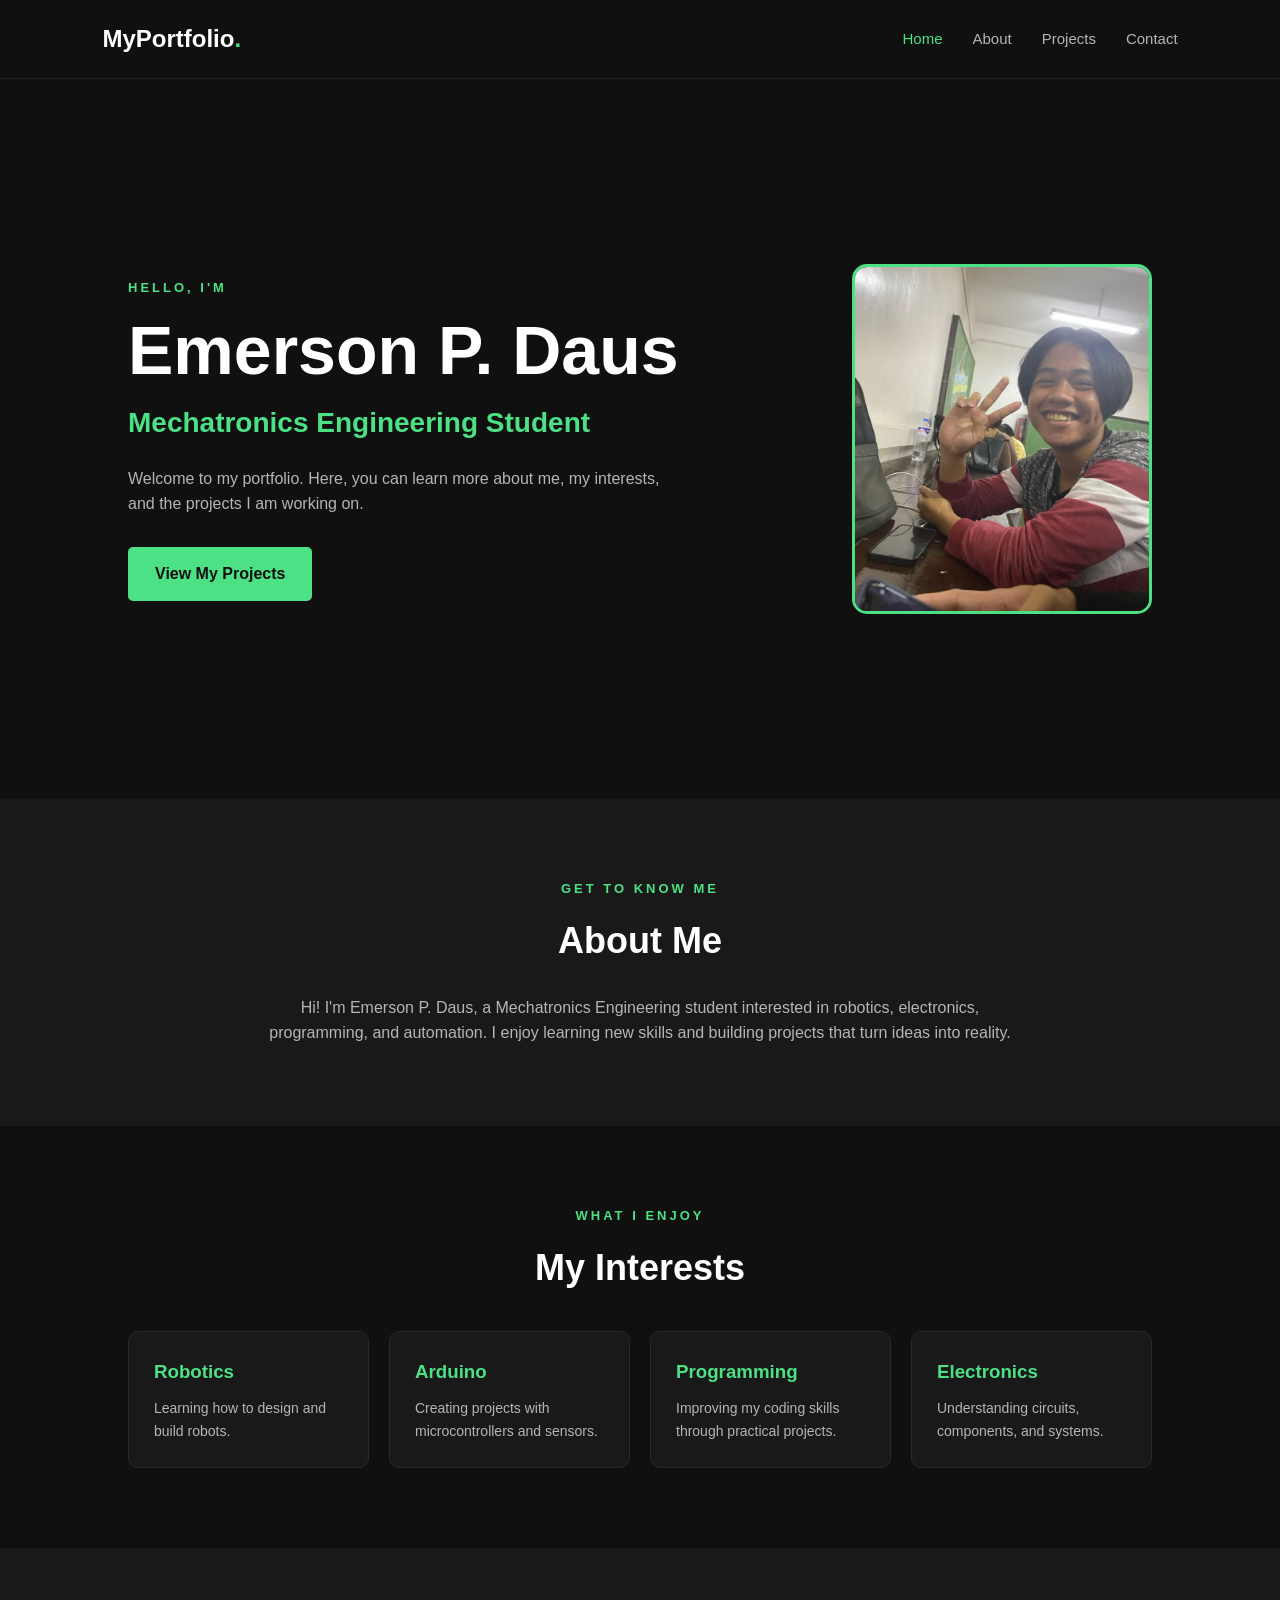
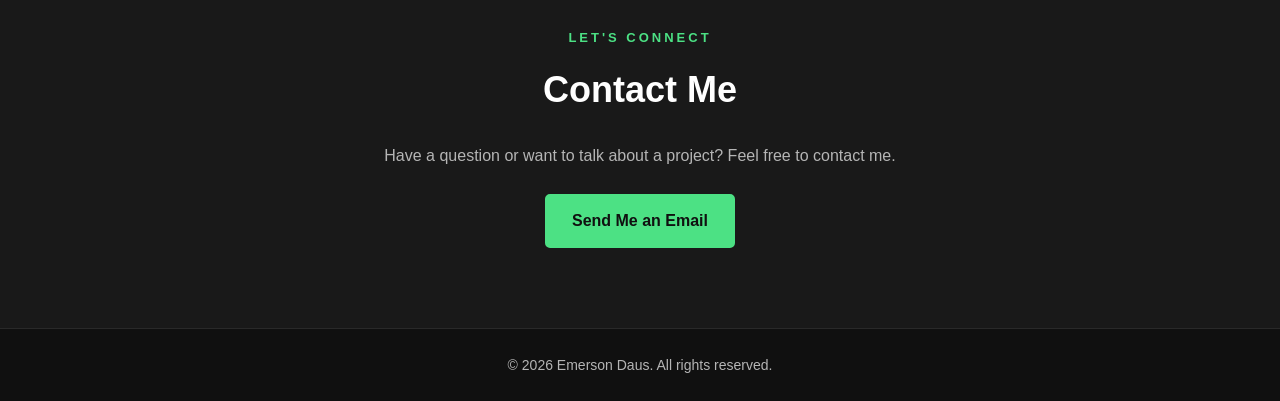
<file: index.html>
<!DOCTYPE html>
<html lang="en">
<head>
    <meta charset="UTF-8">
    <meta name="viewport" content="width=device-width, initial-scale=1.0">
    <title>My Portfolio</title>
    <link rel="stylesheet" href="daus_portfolio.css">
</head>
<body>

    <nav class="navbar">
        <a href="index.html" class="logo">MyPortfolio<span>.</span></a>

        <ul class="nav-links">
            <li><a href="index.html" class="active">Home</a></li>
            <li><a href="#about">About</a></li>
            <li><a href="projects.html">Projects</a></li>
            <li><a href="Contact.html">Contact</a></li>
        </ul>
    </nav>

    <header class="hero" id="home">
        <div class="hero-text">
            <p class="greeting">HELLO, I'M</p>
            <h1>Emerson P. Daus</h1>
            <h2>Mechatronics Engineering Student</h2>

            <p class="hero-description">
                Welcome to my portfolio. Here, you can learn more
                about me, my interests, and the projects I am working on.
            </p>

            <a href="projects.html" class="btn">View My Projects</a>
        </div>

        <div class="profile">
            <img src="download (2).jpg" alt="Your personal photo">
        </div>
    </header>

    <main>
        <section id="about" class="about section">
            <p class="section-label">GET TO KNOW ME</p>
            <h2>About Me</h2>

            <p>
                Hi! I'm Emerson P. Daus, a Mechatronics Engineering student
                interested in robotics, electronics, programming, and
                automation. I enjoy learning new skills and building
                projects that turn ideas into reality.
            </p>
        </section>

        <section class="skills section" id="interests">
            <p class="section-label">WHAT I ENJOY</p>
            <h2>My Interests</h2>

            <div class="skill-list">
                <article>
                    <h3>Robotics</h3>
                    <p>Learning how to design and build robots.</p>
                </article>

                <article>
                    <h3>Arduino</h3>
                    <p>Creating projects with microcontrollers and sensors.</p>
                </article>

                <article>
                    <h3>Programming</h3>
                    <p>Improving my coding skills through practical projects.</p>
                </article>

                <article>
                    <h3>Electronics</h3>
                    <p>Understanding circuits, components, and systems.</p>
                </article>
            </div>
        </section>

        <section id="contact" class="contact section">
            <p class="section-label">LET'S CONNECT</p>
            <h2>Contact Me</h2>

            <p>
                Have a question or want to talk about a project?
                Feel free to contact me.
            </p>

            <a href="Contact.html" class="btn">
                Send Me an Email
            </a>
        </section>
    </main>

    <footer>
        <p>&copy; 2026 Emerson Daus. All rights reserved.</p>
    </footer>

    <!-- Page transition animation -->
    <script>
        document.addEventListener("DOMContentLoaded", function () {
            const pageLinks = document.querySelectorAll("a[href]");

            pageLinks.forEach(function (link) {
                link.addEventListener("click", function (event) {
                    const href = link.getAttribute("href");

                    if (
                        !href ||
                        href.startsWith("#") ||
                        href.startsWith("mailto:") ||
                        href.startsWith("tel:") ||
                        link.target === "_blank" ||
                        event.ctrlKey ||
                        event.metaKey ||
                        event.shiftKey ||
                        event.altKey ||
                        event.button !== 0
                    ) {
                        return;
                    }

                    const destination = new URL(
                        href,
                        window.location.href
                    );

                    if (
                        destination.origin !== window.location.origin ||
                        destination.href === window.location.href
                    ) {
                        return;
                    }

                    event.preventDefault();
                    document.body.classList.add("fade-out");

                    setTimeout(function () {
                        window.location.href = destination.href;
                    }, 350);
                });
            });
        });
    </script>
</body>
</html>
</file>
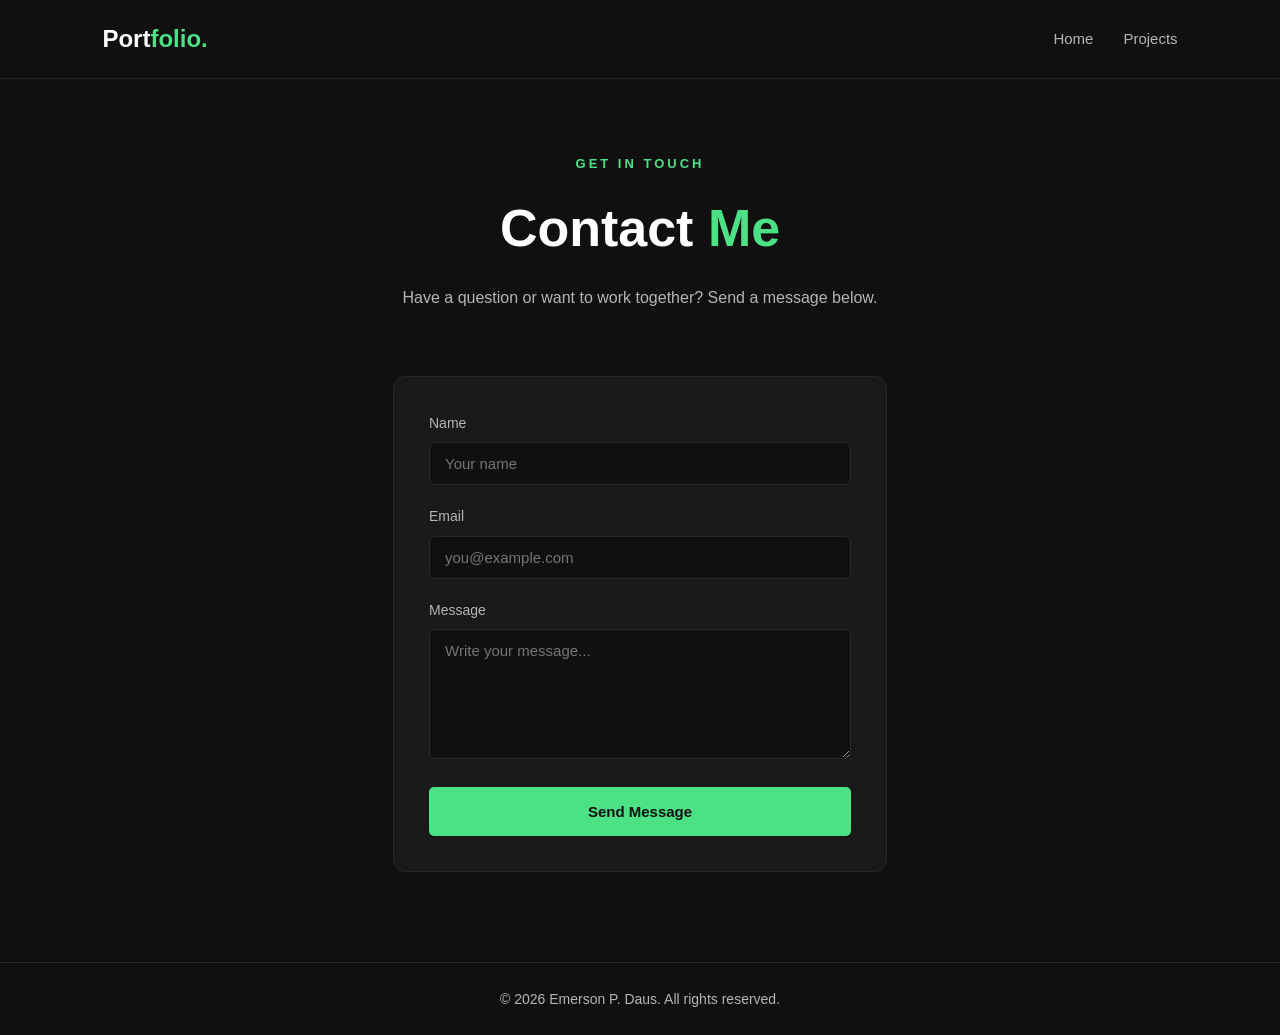
<file: Contact.html>
<!DOCTYPE html>
<html lang="en">
<head>
    <meta charset="UTF-8">
    <meta name="viewport" content="width=device-width, initial-scale=1.0">
    <title>Contact | Portfolio</title>
    <style>
        /* =========================
           GENERAL STYLES
        ========================= */
        * {
            margin: 0;
            padding: 0;
            box-sizing: border-box;
        }

        :root {
            --background: #101010;
            --surface: #191919;
            --green: #4ce184;
            --text: #ffffff;
            --muted: #b5b5b5;
        }

        html {
            scroll-behavior: smooth;
        }

        body {
            font-family: Arial, Helvetica, sans-serif;
            background: var(--background);
            color: var(--text);
            line-height: 1.6;
            animation: pageFadeIn 0.5s ease both;
        }

        @keyframes pageFadeIn {
            from { opacity: 0; transform: translateY(12px); }
            to { opacity: 1; transform: translateY(0); }
        }

        @keyframes contentSlideIn {
            from { opacity: 0; transform: translateY(20px); }
            to { opacity: 1; transform: translateY(0); }
        }

        /* =========================
           NAVIGATION
        ========================= */
        .navbar {
            min-height: 75px;
            padding: 20px 8%;
            display: flex;
            justify-content: space-between;
            align-items: center;
            gap: 25px;
            position: sticky;
            top: 0;
            z-index: 100;
            background: var(--background);
            border-bottom: 1px solid #242424;
        }

        .logo {
            color: var(--text);
            text-decoration: none;
            font-size: 24px;
            font-weight: bold;
            white-space: nowrap;
        }

        .logo span {
            color: var(--green);
        }

        .nav-links {
            display: flex;
            align-items: center;
            gap: 30px;
            list-style: none;
        }

        .nav-links a {
            color: var(--muted);
            text-decoration: none;
            font-size: 15px;
            transition: color 0.3s ease;
        }

        .nav-links a:hover,
        .nav-links a.active {
            color: var(--green);
        }

        /* =========================
           PAGE HEADER
        ========================= */
        .page-header {
            padding: 75px 10% 45px;
            text-align: center;
            animation: contentSlideIn 0.7s ease both;
        }

        .section-label {
            color: var(--green);
            font-size: 13px;
            font-weight: bold;
            letter-spacing: 3px;
            margin-bottom: 12px;
        }

        .page-header h1 {
            font-size: clamp(36px, 6vw, 52px);
            margin-bottom: 15px;
        }

        .page-header h1 span {
            color: var(--green);
        }

        .page-header p:not(.section-label) {
            max-width: 650px;
            margin: 0 auto;
            color: var(--muted);
        }

        /* =========================
           CONTACT SECTION
        ========================= */
        .contact-section {
            padding: 20px 10% 90px;
            max-width: 750px;
            margin: 0 auto;
            animation: contentSlideIn 0.8s ease both;
        }

        .contact-card {
            background: var(--surface);
            border: 1px solid #292929;
            border-radius: 12px;
            padding: 35px;
        }

        .form-group {
            margin-bottom: 20px;
        }

        .form-group label {
            display: block;
            font-size: 14px;
            color: var(--muted);
            margin-bottom: 8px;
        }

        .form-group input,
        .form-group textarea {
            width: 100%;
            padding: 12px 15px;
            background: var(--background);
            border: 1px solid #292929;
            border-radius: 6px;
            color: var(--text);
            font-family: inherit;
            font-size: 15px;
            transition: border-color 0.3s ease;
        }

        .form-group input:focus,
        .form-group textarea:focus {
            outline: none;
            border-color: var(--green);
        }

        .form-group textarea {
            min-height: 130px;
            resize: vertical;
        }

        .btn {
            display: inline-block;
            width: 100%;
            padding: 14px 25px;
            color: #101010;
            background: var(--green);
            border: 2px solid var(--green);
            border-radius: 5px;
            font-size: 15px;
            font-weight: bold;
            cursor: pointer;
            transition: background 0.3s ease, color 0.3s ease, transform 0.3s ease;
        }

        .btn:hover {
            background: transparent;
            color: var(--green);
            transform: translateY(-2px);
        }

        /* =========================
           FOOTER
        ========================= */
        footer {
            padding: 25px 10%;
            text-align: center;
            color: var(--muted);
            font-size: 14px;
            border-top: 1px solid #292929;
        }

        /* =========================
           RESPONSIVE & ACCESSIBILITY
        ========================= */
        @media (max-width: 700px) {
            .navbar {
                padding: 18px 5%;
                flex-direction: column;
                gap: 12px;
            }

            .nav-links {
                flex-wrap: wrap;
                justify-content: center;
                gap: 15px 22px;
            }

            .page-header {
                padding: 55px 7% 35px;
            }

            .contact-section {
                padding: 15px 7% 60px;
            }

            .contact-card {
                padding: 25px;
            }
        }

        @media (prefers-reduced-motion: reduce) {
            *, *::before, *::after {
                scroll-behavior: auto !important;
                animation-duration: 0.01ms !important;
                transition-duration: 0.01ms !important;
            }
        }
    </style>
</head>
<body>

    <!-- Navigation -->
    <nav class="navbar">
        <a href="index.html" class="logo">Port<span>folio.</span></a>
        <ul class="nav-links">
            <li><a href="daus_portfolio.html">Home</a></li>
            <li><a href="projects.html">Projects</a></li>
        </ul>
    </nav>

    <!-- Page Header -->
    <header class="page-header">
        <p class="section-label">GET IN TOUCH</p>
        <h1>Contact <span>Me</span></h1>
        <p>Have a question or want to work together? Send a message below.</p>
    </header>

    <!-- Contact Form -->
    <main class="contact-section">
        <form class="contact-card" action="#" method="POST">
            <div class="form-group">
                <label for="name">Name</label>
                <input type="text" id="name" name="name" placeholder="Your name" required>
            </div>
            <div class="form-group">
                <label for="email">Email</label>
                <input type="email" id="email" name="email" placeholder="you@example.com" required>
            </div>
            <div class="form-group">
                <label for="message">Message</label>
                <textarea id="message" name="message" placeholder="Write your message..." required></textarea>
            </div>
            <button type="submit" class="btn">Send Message</button>
        </form>
    </main>

    <!-- Footer -->
    <footer>
        <p>&copy; 2026 Emerson P. Daus. All rights reserved.</p>
    </footer>

</body>
</html>
</file>
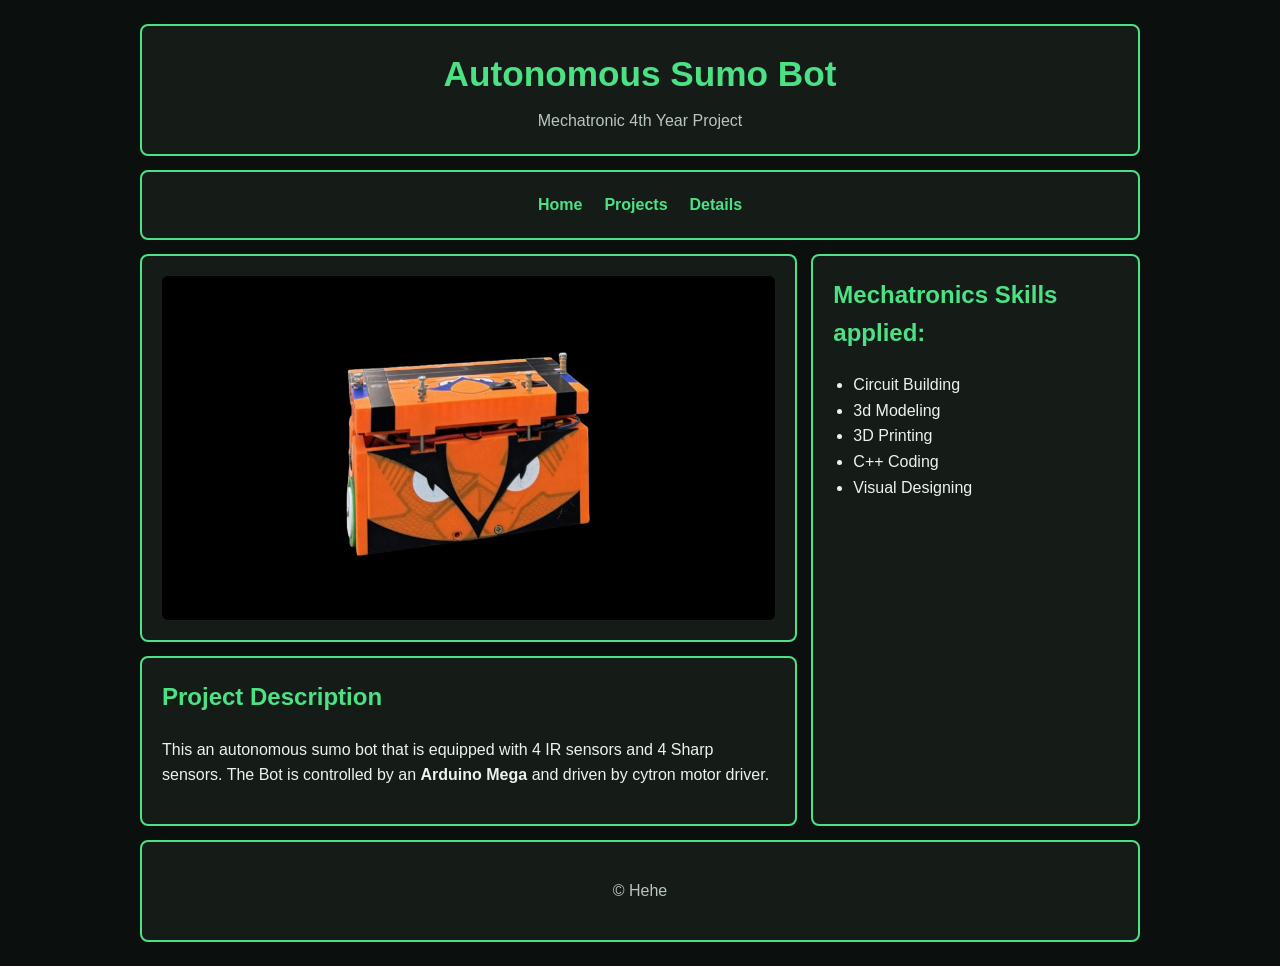
<file: project1.html>
<!DOCTYPE html>
<html lang="en">
<head>
  <meta charset="UTF-8">
  <meta name="viewport" content="width=device-width, initial-scale=1.0">
  <title>Semantic HTML Layout Project</title>
  <style>
    :root { --bg:#0b0f0d; --panel:#151c18; --green:#4ce184; --text:#eaf4ed; --muted:#b7c7bc; }
    * { box-sizing:border-box; }
    body { margin:0; padding:24px; font-family:Arial,Helvetica,sans-serif; background:var(--bg); color:var(--text); line-height:1.6; }
    .container { width:min(100%,1000px); margin:0 auto; }
    header, nav, section, article, aside, footer { border:2px solid var(--green); border-radius:8px; background:var(--panel); padding:20px; }
    header, nav, footer { text-align:center; margin-bottom:14px; }
    header h1 { margin:0 0 6px; color:var(--green); font-size:clamp(1.5rem,4vw,2.2rem); }
    header p { margin:0; color:var(--muted); }
    nav { display:flex; justify-content:center; flex-wrap:wrap; gap:22px; }
    nav a { color:var(--green); text-decoration:none; font-weight:bold; }
    nav a:hover { text-decoration:underline; }
    .content-layout { display:grid; grid-template-columns:2fr 1fr; gap:14px; margin-bottom:14px; align-items:stretch; }
    main { display:grid; gap:14px; min-width:0; }
    section h2, article h2, aside h2 { margin-top:0; color:var(--green); }
    aside ul { padding-left:20px; }
    aside a { color:var(--green); }
    footer { margin-bottom:0; color:var(--muted); }
    @media (max-width:650px) {
      body { padding:14px; }
      .content-layout { grid-template-columns:1fr; }
      header, nav, section, article, aside, footer { padding:16px; }
    }
    .project-overview-image img {
    width: 100%;
    height: 100%;
    object-fit: contain;
    display: block;
    border-radius: 6px;
}
  </style>
</head>
<body>
  <div class="container">
    <header id="home">
      <h1>Autonomous Sumo Bot</h1>
      <p>Mechatronic 4th Year Project</p>
    </header>

    <nav aria-label="Main navigation">
      <a href="daus_portfolio.html">Home</a>
      <a href="projects.html">Projects</a>
      <a href="#article">Details</a>
    </nav>

    <div class="content-layout">
      <main>
        <section id="overview">
          <div class="project-overview-image">
            <img src="3f2c9048-e034-417c-9013-1016aca37491.jpg">
    </div>

        </section>

        <article id="article">
          <h2>Project Description</h2>
          <p>This an autonomous sumo bot that is equipped with 4 IR sensors and 4 Sharp sensors. The Bot is controlled by an <strong>Arduino Mega</strong> and driven by cytron motor driver. </p>
        </article>
      </main>

      <aside id="resources">
        <h2>Mechatronics Skills applied:</h2>
        <ul>
          <li>Circuit Building</li>
          <li>3d Modeling</li>
          <li>3D Printing</li>
          <li>C++ Coding</li>
          <li>Visual Designing</li>
        </ul>
      </aside>
    </div>

    <footer>
      <p>&copy; Hehe</p>
    </footer>
  </div>
</body>
</html>
</file>
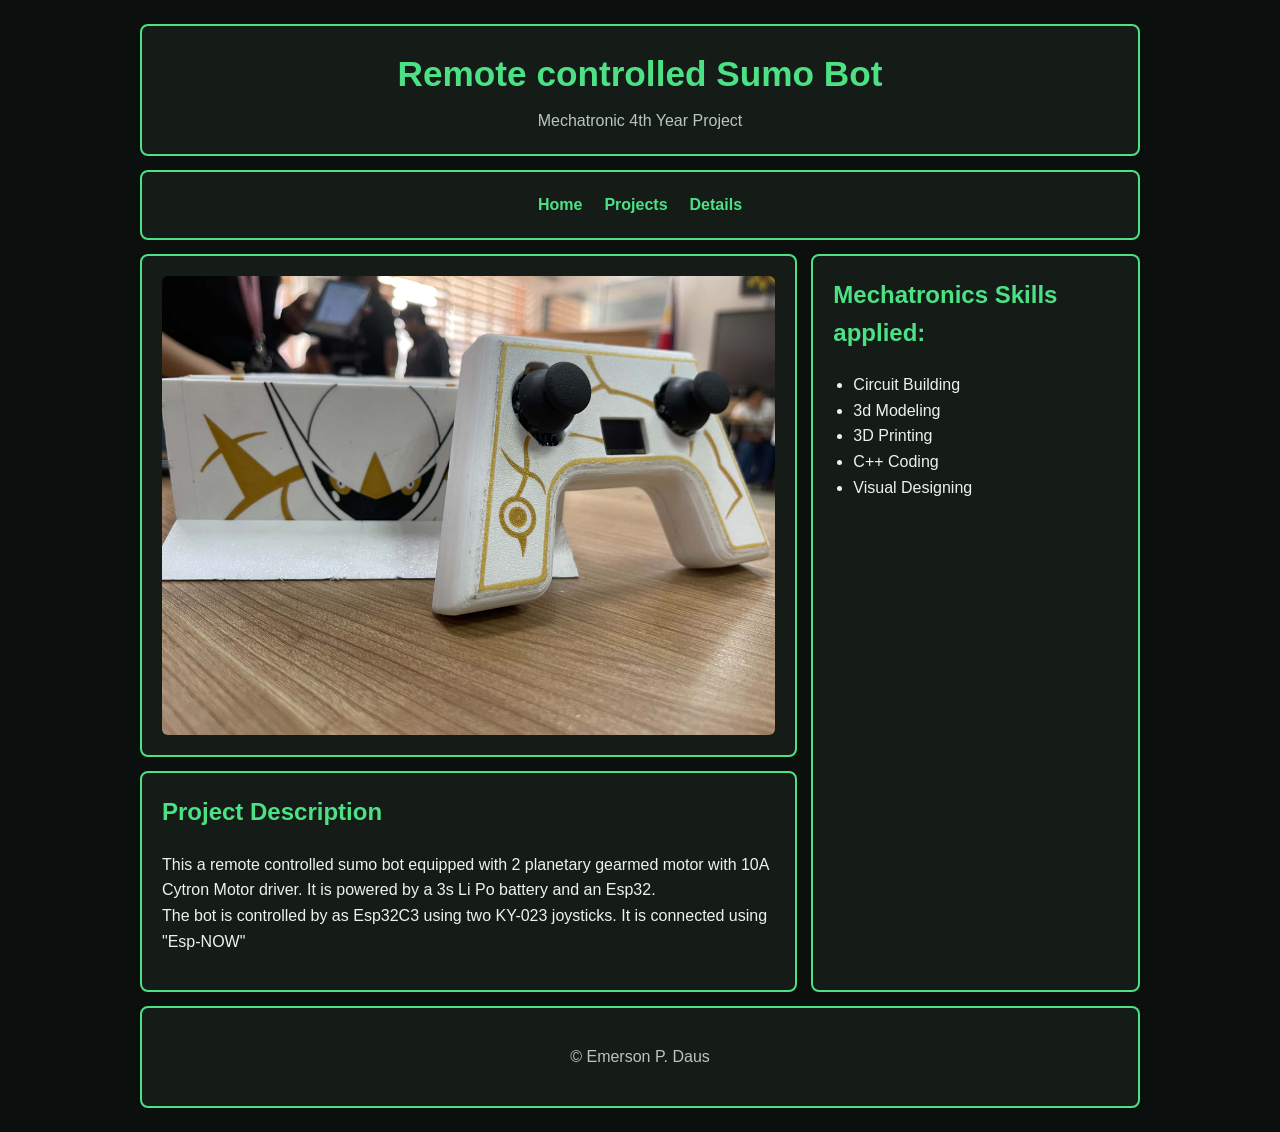
<file: project2.html>
<!DOCTYPE html>
<html lang="en">
<head>
  <meta charset="UTF-8">
  <meta name="viewport" content="width=device-width, initial-scale=1.0">
  <title>Semantic HTML Layout Project</title>
  <style>
    :root { --bg:#0b0f0d; --panel:#151c18; --green:#4ce184; --text:#eaf4ed; --muted:#b7c7bc; }
    * { box-sizing:border-box; }
    body { margin:0; padding:24px; font-family:Arial,Helvetica,sans-serif; background:var(--bg); color:var(--text); line-height:1.6; }
    .container { width:min(100%,1000px); margin:0 auto; }
    header, nav, section, article, aside, footer { border:2px solid var(--green); border-radius:8px; background:var(--panel); padding:20px; }
    header, nav, footer { text-align:center; margin-bottom:14px; }
    header h1 { margin:0 0 6px; color:var(--green); font-size:clamp(1.5rem,4vw,2.2rem); }
    header p { margin:0; color:var(--muted); }
    nav { display:flex; justify-content:center; flex-wrap:wrap; gap:22px; }
    nav a { color:var(--green); text-decoration:none; font-weight:bold; }
    nav a:hover { text-decoration:underline; }
    .content-layout { display:grid; grid-template-columns:2fr 1fr; gap:14px; margin-bottom:14px; align-items:stretch; }
    main { display:grid; gap:14px; min-width:0; }
    section h2, article h2, aside h2 { margin-top:0; color:var(--green); }
    aside ul { padding-left:20px; }
    aside a { color:var(--green); }
    footer { margin-bottom:0; color:var(--muted); }
    @media (max-width:650px) {
      body { padding:14px; }
      .content-layout { grid-template-columns:1fr; }
      header, nav, section, article, aside, footer { padding:16px; }
    }
    .project-overview-image img {
    width: 100%;
    height: 100%;
    object-fit: contain;
    display: block;
    border-radius: 6px;
}
  </style>
</head>
<body>
  <div class="container">
    <header id="home">
      <h1>Remote controlled Sumo Bot</h1>
      <p>Mechatronic 4th Year Project</p>
    </header>

    <nav aria-label="Main navigation">
      <a href="daus_portfolio.html">Home</a>
      <a href="projects.html">Projects</a>
      <a href="#article">Details</a>
    </nav>

    <div class="content-layout">
      <main>
        <section id="overview">
          <div class="project-overview-image">
            <img src="7d50d8ba-5783-40d7-838c-303ead017d22.jpg">
    </div>

        </section>

        <article id="article">
          <h2>Project Description</h2>
          <p>This a remote controlled sumo bot equipped with 2 planetary gearmed motor with 10A Cytron Motor driver.
             It is powered by a 3s Li Po battery and an Esp32.
             <br>The bot is controlled by as Esp32C3 using two KY-023 joysticks. It is connected using "Esp-NOW"
          </p>
        </article>
      </main>

      <aside id="resources">
        <h2>Mechatronics Skills applied:</h2>
        <ul>
          <li>Circuit Building</li>
          <li>3d Modeling</li>
          <li>3D Printing</li>
          <li>C++ Coding</li>
          <li>Visual Designing</li>
        </ul>
      </aside>
    </div>

    <footer>
      <p>&copy; Emerson P. Daus</p>
    </footer>
  </div>
</body>
</html>
</file>
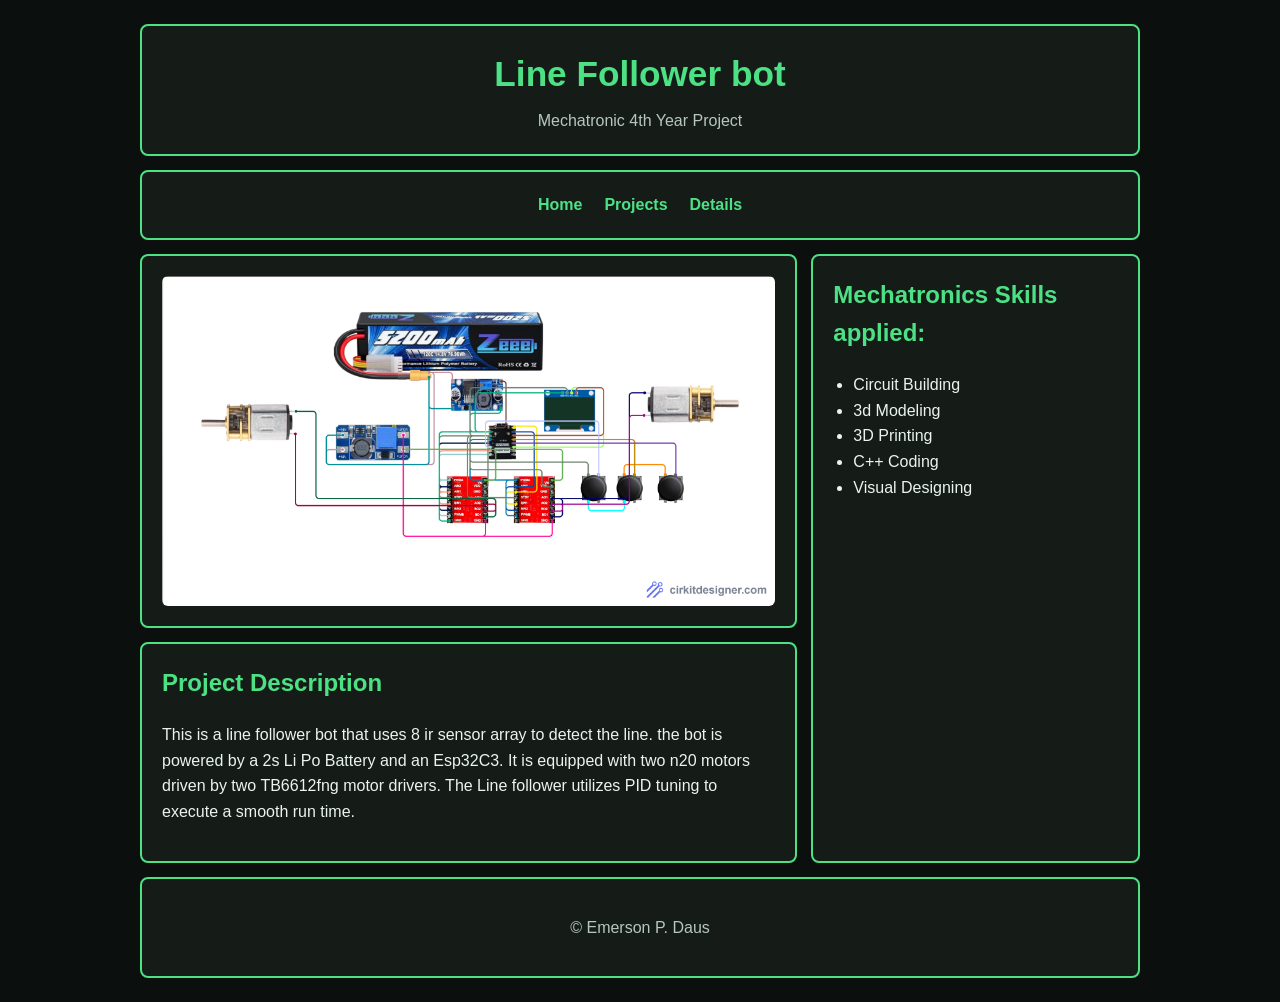
<file: project3.html>
<!DOCTYPE html>
<html lang="en">
<head>
  <meta charset="UTF-8">
  <meta name="viewport" content="width=device-width, initial-scale=1.0">
  <title>Semantic HTML Layout Project</title>
  <style>
    :root { --bg:#0b0f0d; --panel:#151c18; --green:#4ce184; --text:#eaf4ed; --muted:#b7c7bc; }
    * { box-sizing:border-box; }
    body { margin:0; padding:24px; font-family:Arial,Helvetica,sans-serif; background:var(--bg); color:var(--text); line-height:1.6; }
    .container { width:min(100%,1000px); margin:0 auto; }
    header, nav, section, article, aside, footer { border:2px solid var(--green); border-radius:8px; background:var(--panel); padding:20px; }
    header, nav, footer { text-align:center; margin-bottom:14px; }
    header h1 { margin:0 0 6px; color:var(--green); font-size:clamp(1.5rem,4vw,2.2rem); }
    header p { margin:0; color:var(--muted); }
    nav { display:flex; justify-content:center; flex-wrap:wrap; gap:22px; }
    nav a { color:var(--green); text-decoration:none; font-weight:bold; }
    nav a:hover { text-decoration:underline; }
    .content-layout { display:grid; grid-template-columns:2fr 1fr; gap:14px; margin-bottom:14px; align-items:stretch; }
    main { display:grid; gap:14px; min-width:0; }
    section h2, article h2, aside h2 { margin-top:0; color:var(--green); }
    aside ul { padding-left:20px; }
    aside a { color:var(--green); }
    footer { margin-bottom:0; color:var(--muted); }
    @media (max-width:650px) {
      body { padding:14px; }
      .content-layout { grid-template-columns:1fr; }
      header, nav, section, article, aside, footer { padding:16px; }
    }
    .project-overview-image img {
    width: 100%;
    height: 100%;
    object-fit: contain;
    display: block;
    border-radius: 6px;
}
  </style>
</head>
<body>
  <div class="container">
    <header id="home">
      <h1>Line Follower bot</h1>
      <p>Mechatronic 4th Year Project</p>
    </header>

    <nav aria-label="Main navigation">
      <a href="daus_portfolio.html">Home</a>
      <a href="projects.html">Projects</a>
      <a href="#article">Details</a>
    </nav>

    <div class="content-layout">
      <main>
        <section id="overview">
          <div class="project-overview-image">
            <img src="Screenshot 2026-11-24 120315.png">
    </div>

        </section>

        <article id="article">
          <h2>Project Description</h2>
          <p>This is a line follower bot that uses 8 ir sensor array to detect the line. the bot is powered by a 2s Li Po Battery and an Esp32C3.
            It is equipped with two n20 motors driven by two TB6612fng motor drivers. The Line follower utilizes PID tuning to execute a smooth run time.
          </p>
        </article>
      </main>

      <aside id="resources">
        <h2>Mechatronics Skills applied:</h2>
        <ul>
          <li>Circuit Building</li>
          <li>3d Modeling</li>
          <li>3D Printing</li>
          <li>C++ Coding</li>
          <li>Visual Designing</li>
        </ul>
      </aside>
    </div>

    <footer>
      <p>&copy; Emerson P. Daus</p>
    </footer>
  </div>
</body>
</html>
</file>
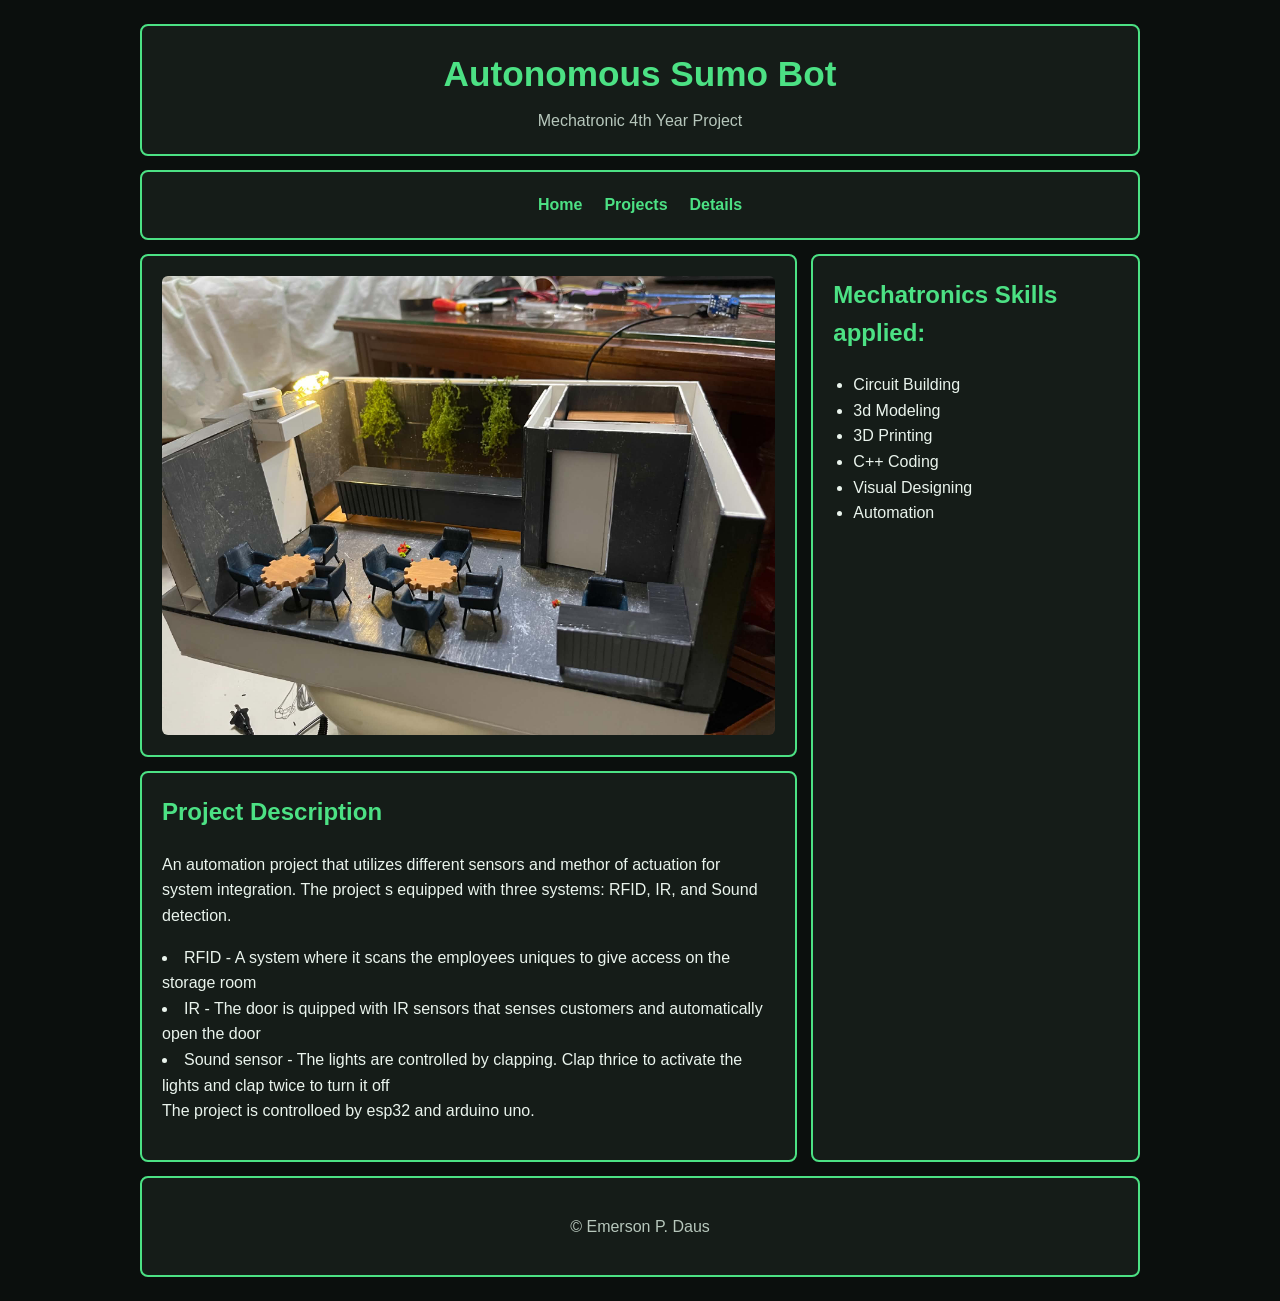
<file: project4.html>
<!DOCTYPE html>
<html lang="en">
<head>
  <meta charset="UTF-8">
  <meta name="viewport" content="width=device-width, initial-scale=1.0">
  <title>Semantic HTML Layout Project</title>
  <style>
    :root { --bg:#0b0f0d; --panel:#151c18; --green:#4ce184; --text:#eaf4ed; --muted:#b7c7bc; }
    * { box-sizing:border-box; }
    body { margin:0; padding:24px; font-family:Arial,Helvetica,sans-serif; background:var(--bg); color:var(--text); line-height:1.6; }
    .container { width:min(100%,1000px); margin:0 auto; }
    header, nav, section, article, aside, footer { border:2px solid var(--green); border-radius:8px; background:var(--panel); padding:20px; }
    header, nav, footer { text-align:center; margin-bottom:14px; }
    header h1 { margin:0 0 6px; color:var(--green); font-size:clamp(1.5rem,4vw,2.2rem); }
    header p { margin:0; color:var(--muted); }
    nav { display:flex; justify-content:center; flex-wrap:wrap; gap:22px; }
    nav a { color:var(--green); text-decoration:none; font-weight:bold; }
    nav a:hover { text-decoration:underline; }
    .content-layout { display:grid; grid-template-columns:2fr 1fr; gap:14px; margin-bottom:14px; align-items:stretch; }
    main { display:grid; gap:14px; min-width:0; }
    section h2, article h2, aside h2 { margin-top:0; color:var(--green); }
    aside ul { padding-left:20px; }
    aside a { color:var(--green); }
    footer { margin-bottom:0; color:var(--muted); }
    @media (max-width:650px) {
      body { padding:14px; }
      .content-layout { grid-template-columns:1fr; }
      header, nav, section, article, aside, footer { padding:16px; }
    }
    .project-overview-image img {
    width: 100%;
    height: 100%;
    object-fit: contain;
    display: block;
    border-radius: 6px;
}
  </style>
</head>
<body>
  <div class="container">
    <header id="home">
      <h1>Autonomous Sumo Bot</h1>
      <p>Mechatronic 4th Year Project</p>
    </header>

    <nav aria-label="Main navigation">
      <a href="daus_portfolio.html">Home</a>
      <a href="projects.html">Projects</a>
      <a href="#article">Details</a>
    </nav>

    <div class="content-layout">
      <main>
        <section id="overview">
          <div class="project-overview-image">
            <img src="03d4ac7e-3df4-443f-98c2-6885a5652f62.jpg">
    </div>

        </section>

        <article id="article">
          <h2>Project Description</h2>
          <p>An automation project that utilizes different sensors and methor of actuation for system integration.
            The project s equipped with three systems: RFID, IR, and Sound detection.
            <li>RFID - A system where it scans the employees uniques to give access on the storage room</li>
            <li>IR - The door is quipped with IR sensors that senses customers and automatically open the door</li>
            <li>Sound sensor - The lights are controlled by clapping. Clap thrice to activate the lights and clap twice to turn it off</li>
            The project is controlloed by esp32 and arduino uno.
        </p>
        </article>
      </main>

      <aside id="resources">
        <h2>Mechatronics Skills applied:</h2>
        <ul>
          <li>Circuit Building</li>
          <li>3d Modeling</li>
          <li>3D Printing</li>
          <li>C++ Coding</li>
          <li>Visual Designing</li>
          <li>Automation</li>
        </ul>
      </aside>
    </div>

    <footer>
      <p>&copy; Emerson P. Daus</p>
    </footer>
  </div>
</body>
</html>
</file>
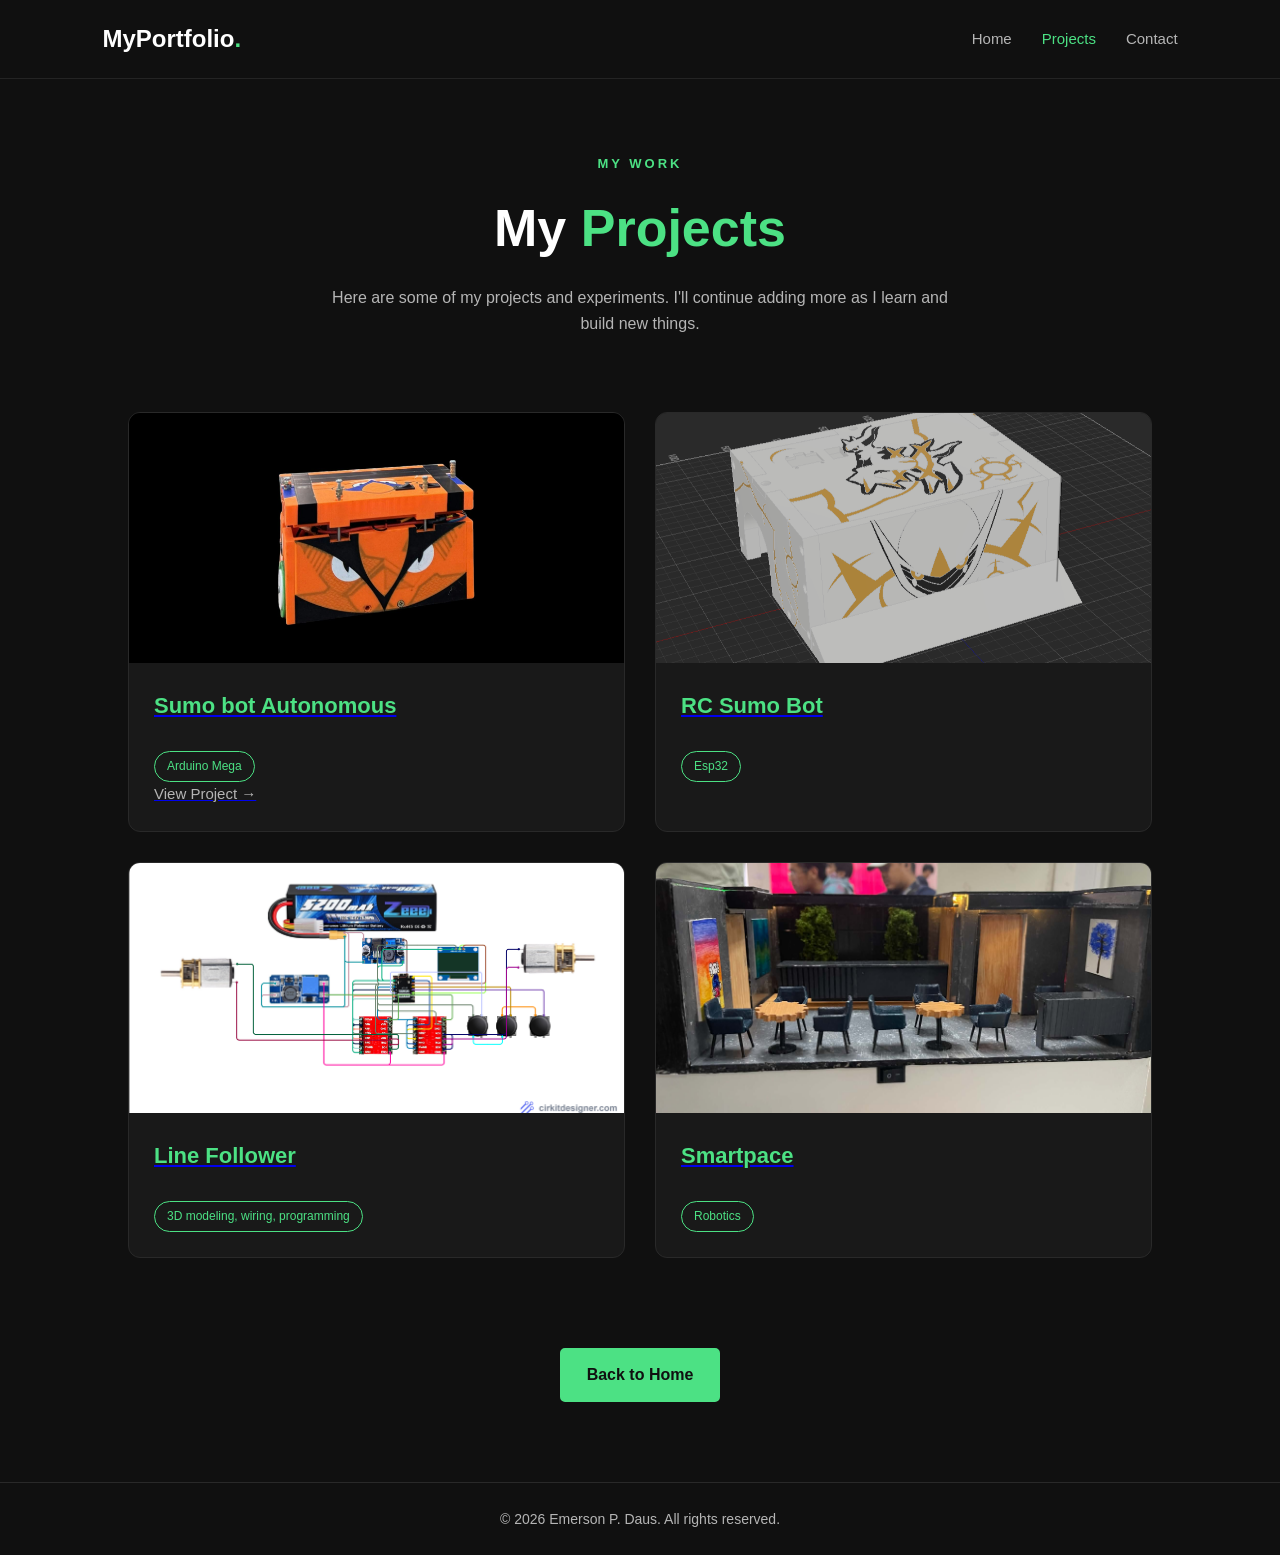
<file: projects.html>
<!DOCTYPE html>
<html lang="en">
<head>
    <meta charset="UTF-8">
    <meta name="viewport" content="width=device-width, initial-scale=1.0">
    <title>My Projects | My Portfolio</title>

    <style>
        /* =========================
           GENERAL STYLES
        ========================= */

        * {
            margin: 0;
            padding: 0;
            box-sizing: border-box;
        }

        :root {
            --background: #101010;
            --surface: #191919;
            --green: #4ce184;
            --text: #ffffff;
            --muted: #b5b5b5;
        }

        html {
            scroll-behavior: smooth;
        }

        body {
            font-family: Arial, Helvetica, sans-serif;
            background: var(--background);
            color: var(--text);
            line-height: 1.6;

            /* Page entrance animation */
            animation: pageFadeIn 0.5s ease both;
        }

        /* =========================
           PAGE TRANSITIONS
        ========================= */

        @keyframes pageFadeIn {
            from {
                opacity: 0;
                transform: translateY(12px);
            }

            to {
                opacity: 1;
                transform: translateY(0);
            }
        }

        body.fade-out {
            animation: none;
            opacity: 0;
            transform: translateY(-8px);
            transition:
                opacity 0.35s ease,
                transform 0.35s ease;
        }

        /* =========================
           NAVIGATION
        ========================= */

        .navbar {
            min-height: 75px;
            padding: 20px 8%;
            display: flex;
            justify-content: space-between;
            align-items: center;
            gap: 25px;
            position: sticky;
            top: 0;
            z-index: 100;
            background: var(--background);
            border-bottom: 1px solid #242424;
        }

        .logo {
            color: var(--text);
            text-decoration: none;
            font-size: 24px;
            font-weight: bold;
            white-space: nowrap;
        }

        .logo span {
            color: var(--green);
        }

        .nav-links {
            display: flex;
            align-items: center;
            gap: 30px;
            list-style: none;
        }

        .nav-links a {
            color: var(--muted);
            text-decoration: none;
            font-size: 15px;
            transition: color 0.3s ease;
        }

        .nav-links a:hover,
        .nav-links a.active {
            color: var(--green);
        }

        /* =========================
           PAGE HEADER
        ========================= */

        .page-header {
            padding: 75px 10% 45px;
            text-align: center;
            animation: contentSlideIn 0.7s ease both;
        }

        .section-label {
            color: var(--green);
            font-size: 13px;
            font-weight: bold;
            letter-spacing: 3px;
            margin-bottom: 12px;
        }

        .page-header h1 {
            font-size: clamp(36px, 6vw, 52px);
            margin-bottom: 15px;
        }

        .page-header h1 span {
            color: var(--green);
        }

        .page-header p:not(.section-label) {
            max-width: 650px;
            margin: 0 auto;
            color: var(--muted);
        }

        /* =========================
           PROJECT GRID
        ========================= */

        .projects {
            padding: 30px 10% 90px;
        }

        .project-grid {
            display: grid;
            grid-template-columns: repeat(2, minmax(0, 1fr));
            gap: 30px;
        }

        .project-card {
            background: var(--surface);
            border: 1px solid #292929;
            border-radius: 12px;
            overflow: hidden;
            transition:
                transform 0.3s ease,
                border-color 0.3s ease;
            animation: cardAppear 0.7s ease both;
        }

        .project-card:nth-child(2) {
            animation-delay: 0.1s;
        }

        .project-card:nth-child(3) {
            animation-delay: 0.2s;
        }

        .project-card:nth-child(4) {
            animation-delay: 0.3s;
        }

        .project-card:hover {
            transform: translateY(-7px);
            border-color: var(--green);
        }

        .project-card img {
            display: block;
            width: 100%;
            height: 250px;
            object-fit: cover;
            background: #242424;
            transition: transform 0.4s ease;
        }

        .project-card:hover img {
            transform: scale(1.03);
        }

        .project-info {
            padding: 25px;
        }

        .project-info h2 {
            color: var(--green);
            font-size: 22px;
            margin-bottom: 10px;
        }

        .project-info p {
            color: var(--muted);
            font-size: 15px;
        }

        .project-tag {
            display: inline-block;
            margin-top: 18px;
            padding: 5px 12px;
            color: var(--green);
            border: 1px solid var(--green);
            border-radius: 20px;
            font-size: 12px;
        }

        /* =========================
           BACK BUTTON
        ========================= */

        .back-section {
            text-align: center;
            padding: 0 10% 80px;
        }

        .btn {
            display: inline-block;
            padding: 12px 25px;
            color: #101010;
            background: var(--green);
            border: 2px solid var(--green);
            border-radius: 5px;
            text-decoration: none;
            font-weight: bold;
            transition:
                background 0.3s ease,
                color 0.3s ease,
                transform 0.3s ease;
        }

        .btn:hover {
            background: transparent;
            color: var(--green);
            transform: translateY(-3px);
        }

        /* =========================
           FOOTER
        ========================= */

        footer {
            padding: 25px 10%;
            text-align: center;
            color: var(--muted);
            font-size: 14px;
            border-top: 1px solid #292929;
        }

        /* =========================
           ANIMATION KEYFRAMES
        ========================= */

        @keyframes contentSlideIn {
            from {
                opacity: 0;
                transform: translateY(20px);
            }

            to {
                opacity: 1;
                transform: translateY(0);
            }
        }

        @keyframes cardAppear {
            from {
                opacity: 0;
                transform: translateY(20px);
            }

            to {
                opacity: 1;
                transform: translateY(0);
            }
        }

        /* =========================
           RESPONSIVE DESIGN
        ========================= */

        @media (max-width: 700px) {
            .navbar {
                padding: 18px 5%;
                flex-direction: column;
                gap: 12px;
            }

            .nav-links {
                flex-wrap: wrap;
                justify-content: center;
                gap: 15px 22px;
            }

            .page-header {
                padding: 55px 7% 35px;
            }

            .projects {
                padding: 20px 7% 60px;
            }

            .project-grid {
                grid-template-columns: 1fr;
            }

            .project-card img {
                height: 220px;
            }

            .back-section {
                padding: 0 7% 60px;
            }
        }

        /* Accessibility */
        @media (prefers-reduced-motion: reduce) {
            *,
            *::before,
            *::after {
                scroll-behavior: auto !important;
                animation-duration: 0.01ms !important;
                animation-iteration-count: 1 !important;
                transition-duration: 0.01ms !important;
            }

            body.fade-out {
                opacity: 1;
                transform: none;
            }
        }
    </style>
</head>

<body>

    <nav class="navbar">
        <a href="daus_portfolio.html" class="logo">MyPortfolio<span>.</span></a>

        <ul class="nav-links">
            <li><a href="daus_portfolio.html">Home</a></li>
            <li><a href="projects.html" class="active">Projects</a></li>
            <li><a href="index.html#contact">Contact</a></li>
        </ul>
    </nav>

    <header class="page-header">
        <p class="section-label">MY WORK</p>
        <h1>My <span>Projects</span></h1>
        <p>
            Here are some of my projects and experiments.
            I'll continue adding more as I learn and build new things.
        </p>
    </header>

    <main>
        <section class="projects">
            <div class="project-grid">

                
                <article class="project-card">
                    <a href="project1.html" class="project-link">
                        <img
                            src="3f2c9048-e034-417c-9013-1016aca37491.jpg"
                            alt="Sumo bot project preview"
                            loading="lazy"
                        >

                        <div class="project-info">
                            <h2>Sumo bot Autonomous</h2>
                            <span class="project-tag">Arduino Mega</span>
                            <p class="view-project">View Project →</p>
                        </div>
                    </a>
                </article>


                <article class="project-card">
                    <a href="project2.html" class="project-link">
                    <img
                        src="Screenshot 2026-11-18 213125.png"
                        alt="Project two preview"
                        loading="lazy"
                    >

                    <div class="project-info">
                        <h2>RC Sumo Bot</h2>
                        <span class="project-tag">Esp32</span>
                    </div>
                    </a>
                </article>

                <article class="project-card">
                    <a href="project3.html" class="project-link">
                    <img
                        src="Screenshot 2026-11-24 120315.png"
                        alt="Project three preview"
                        loading="lazy"
                    >

                    <div class="project-info">
                        <h2>Line Follower</h2>
                        <span class="project-tag">3D modeling, wiring, programming</span>
                    </div>
                    </a>
                </article>

                <article class="project-card">
                    <a href="project4.html" class="project-link">
                    <img
                        src="78300e7e-202c-45ac-b618-78b20e92a873.jpg"
                        alt="Project four preview"
                        loading="lazy"
                    >

                    <div class="project-info">
                        <h2>Smartpace</h2>
                        <span class="project-tag">Robotics</span>
                    </div>
                    </a>
                </article>

            </div>
        </section>

        <section class="back-section">
            <a href="daus_portfolio.html" class="btn">Back to Home</a>
        </section>
    </main>

    <footer>
        <p>&copy; 2026 Emerson P. Daus. All rights reserved.</p>
    </footer>

    <!-- Page transition animation -->
    <script>
        document.addEventListener("DOMContentLoaded", function () {
            const pageLinks = document.querySelectorAll("a[href]");

            pageLinks.forEach(function (link) {
                link.addEventListener("click", function (event) {
                    const href = link.getAttribute("href");

                    if (
                        !href ||
                        href.startsWith("#") ||
                        href.startsWith("mailto:") ||
                        href.startsWith("tel:") ||
                        link.target === "_blank" ||
                        event.ctrlKey ||
                        event.metaKey ||
                        event.shiftKey ||
                        event.altKey ||
                        event.button !== 0
                    ) {
                        return;
                    }

                    const destination = new URL(
                        href,
                        window.location.href
                    );

                    if (
                        destination.origin !== window.location.origin ||
                        destination.href === window.location.href
                    ) {
                        return;
                    }

                    event.preventDefault();
                    document.body.classList.add("fade-out");

                    setTimeout(function () {
                        window.location.href = destination.href;
                    }, 350);
                });
            });
        });
    </script>
</body>
</html>
</file>
<file: daus_portfolio.css>
/* =========================
   GENERAL STYLES
========================= */

* {
    margin: 0;
    padding: 0;
    box-sizing: border-box;
}

:root {
    --background: #101010;
    --surface: #191919;
    --green: #4ce184;
    --text: #ffffff;
    --muted: #b5b5b5;
}

html {
    scroll-behavior: smooth;
    scroll-padding-top: 90px;
}

body {
    font-family: Arial, Helvetica, sans-serif;
    background: var(--background);
    color: var(--text);
    line-height: 1.6;

    /* Page entrance animation */
    animation: pageFadeIn 0.5s ease both;
}

/* =========================
   PAGE TRANSITIONS
========================= */

@keyframes pageFadeIn {
    from {
        opacity: 0;
        transform: translateY(12px);
    }

    to {
        opacity: 1;
        transform: translateY(0);
    }
}

body.fade-out {
    animation: none;
    opacity: 0;
    transform: translateY(-8px);
    transition:
        opacity 0.35s ease,
        transform 0.35s ease;
}

/* =========================
   NAVIGATION
========================= */

.navbar {
    width: 100%;
    min-height: 75px;
    padding: 20px 8%;
    display: flex;
    justify-content: space-between;
    align-items: center;
    gap: 25px;
    background: var(--background);
    position: sticky;
    top: 0;
    z-index: 100;
    border-bottom: 1px solid #242424;
}

.logo {
    font-size: 24px;
    font-weight: bold;
    color: var(--text);
    text-decoration: none;
    white-space: nowrap;
}

.logo span {
    color: var(--green);
}

.nav-links {
    display: flex;
    align-items: center;
    gap: 30px;
    list-style: none;
}

.nav-links a {
    color: var(--muted);
    text-decoration: none;
    font-size: 15px;
    transition: color 0.3s ease;
}

.nav-links a:hover,
.nav-links a.active {
    color: var(--green);
}

/* =========================
   HERO SECTION
========================= */

.hero {
    min-height: 80vh;
    padding: 80px 10%;
    display: flex;
    align-items: center;
    justify-content: space-between;
    gap: 60px;
}

.hero-text {
    flex: 1;
    animation: contentSlideIn 0.8s ease both;
}

.greeting,
.section-label {
    color: var(--green);
    font-size: 13px;
    font-weight: bold;
    letter-spacing: 3px;
    margin-bottom: 12px;
}

.hero h1 {
    font-size: clamp(42px, 6vw, 68px);
    line-height: 1.15;
    margin-bottom: 12px;
}

.hero h2 {
    font-size: clamp(20px, 3vw, 28px);
    color: var(--green);
    margin-bottom: 20px;
}

.hero-description {
    max-width: 540px;
    color: var(--muted);
    margin-bottom: 30px;
}

.btn {
    display: inline-block;
    padding: 12px 25px;
    background: var(--green);
    color: #101010;
    text-decoration: none;
    font-weight: bold;
    border: 2px solid var(--green);
    border-radius: 5px;
    transition:
        background 0.3s ease,
        color 0.3s ease,
        transform 0.3s ease;
}

.btn:hover {
    background: transparent;
    color: var(--green);
    transform: translateY(-3px);
}

/* =========================
   PROFILE IMAGE
========================= */

.profile {
    flex: 0 0 300px;
    width: 300px;
    height: 350px;
    border: 3px solid var(--green);
    border-radius: 15px;
    overflow: hidden;
    animation: profileAppear 0.9s ease both;
}

.profile img {
    display: block;
    width: 100%;
    height: 100%;
    object-fit: cover;
    transition: transform 0.4s ease;
}

.profile:hover img {
    transform: scale(1.05);
}

/* =========================
   GENERAL SECTIONS
========================= */

.section {
    padding: 80px 10%;
    text-align: center;
}

.section h2 {
    font-size: 36px;
    margin-bottom: 25px;
}

.about {
    background: var(--surface);
}

.about > p:not(.section-label) {
    max-width: 750px;
    margin: 0 auto;
    color: var(--muted);
}

/* =========================
   INTERESTS / SKILLS
========================= */

.skills {
    background: var(--background);
}

.skill-list {
    display: grid;
    grid-template-columns: repeat(4, minmax(0, 1fr));
    gap: 20px;
    margin-top: 35px;
    text-align: left;
}

.skill-list article {
    padding: 25px;
    background: var(--surface);
    border: 1px solid #292929;
    border-radius: 10px;
    transition:
        transform 0.3s ease,
        border-color 0.3s ease;
}

.skill-list article:hover {
    transform: translateY(-7px);
    border-color: var(--green);
}

.skill-list h3 {
    color: var(--green);
    margin-bottom: 10px;
}

.skill-list p {
    color: var(--muted);
    font-size: 14px;
}

/* =========================
   CONTACT
========================= */

.contact {
    background: var(--surface);
}

.contact > p:not(.section-label) {
    max-width: 600px;
    margin: 0 auto 25px;
    color: var(--muted);
}

/* =========================
   FOOTER
========================= */

footer {
    padding: 25px 10%;
    text-align: center;
    color: var(--muted);
    font-size: 14px;
    border-top: 1px solid #292929;
}

/* =========================
   CONTENT ANIMATIONS
========================= */

@keyframes contentSlideIn {
    from {
        opacity: 0;
        transform: translateX(-25px);
    }

    to {
        opacity: 1;
        transform: translateX(0);
    }
}

@keyframes profileAppear {
    from {
        opacity: 0;
        transform: translateX(25px) scale(0.97);
    }

    to {
        opacity: 1;
        transform: translateX(0) scale(1);
    }
}

/* =========================
   RESPONSIVE DESIGN
========================= */

@media (max-width: 900px) {
    .hero {
        gap: 35px;
        padding-left: 7%;
        padding-right: 7%;
    }

    .profile {
        flex-basis: 250px;
        width: 250px;
        height: 300px;
    }

    .skill-list {
        grid-template-columns: repeat(2, minmax(0, 1fr));
    }
}

@media (max-width: 650px) {
    .navbar {
        padding: 18px 5%;
        flex-direction: column;
        gap: 12px;
    }

    .nav-links {
        flex-wrap: wrap;
        justify-content: center;
        gap: 15px 22px;
    }

    .hero {
        min-height: auto;
        padding: 65px 7%;
        flex-direction: column-reverse;
        text-align: center;
        gap: 35px;
    }

    .hero-description {
        margin-left: auto;
        margin-right: auto;
    }

    .profile {
        flex: none;
        width: 230px;
        height: 270px;
    }

    .section {
        padding: 60px 7%;
    }

    .section h2 {
        font-size: 30px;
    }

    .skill-list {
        grid-template-columns: 1fr;
    }
}

/* Accessibility: reduce motion when requested */
@media (prefers-reduced-motion: reduce) {
    *,
    *::before,
    *::after {
        scroll-behavior: auto !important;
        animation-duration: 0.01ms !important;
        animation-iteration-count: 1 !important;
        transition-duration: 0.01ms !important;
    }

    body.fade-out {
        opacity: 1;
        transform: none;
    }
}
</file>
